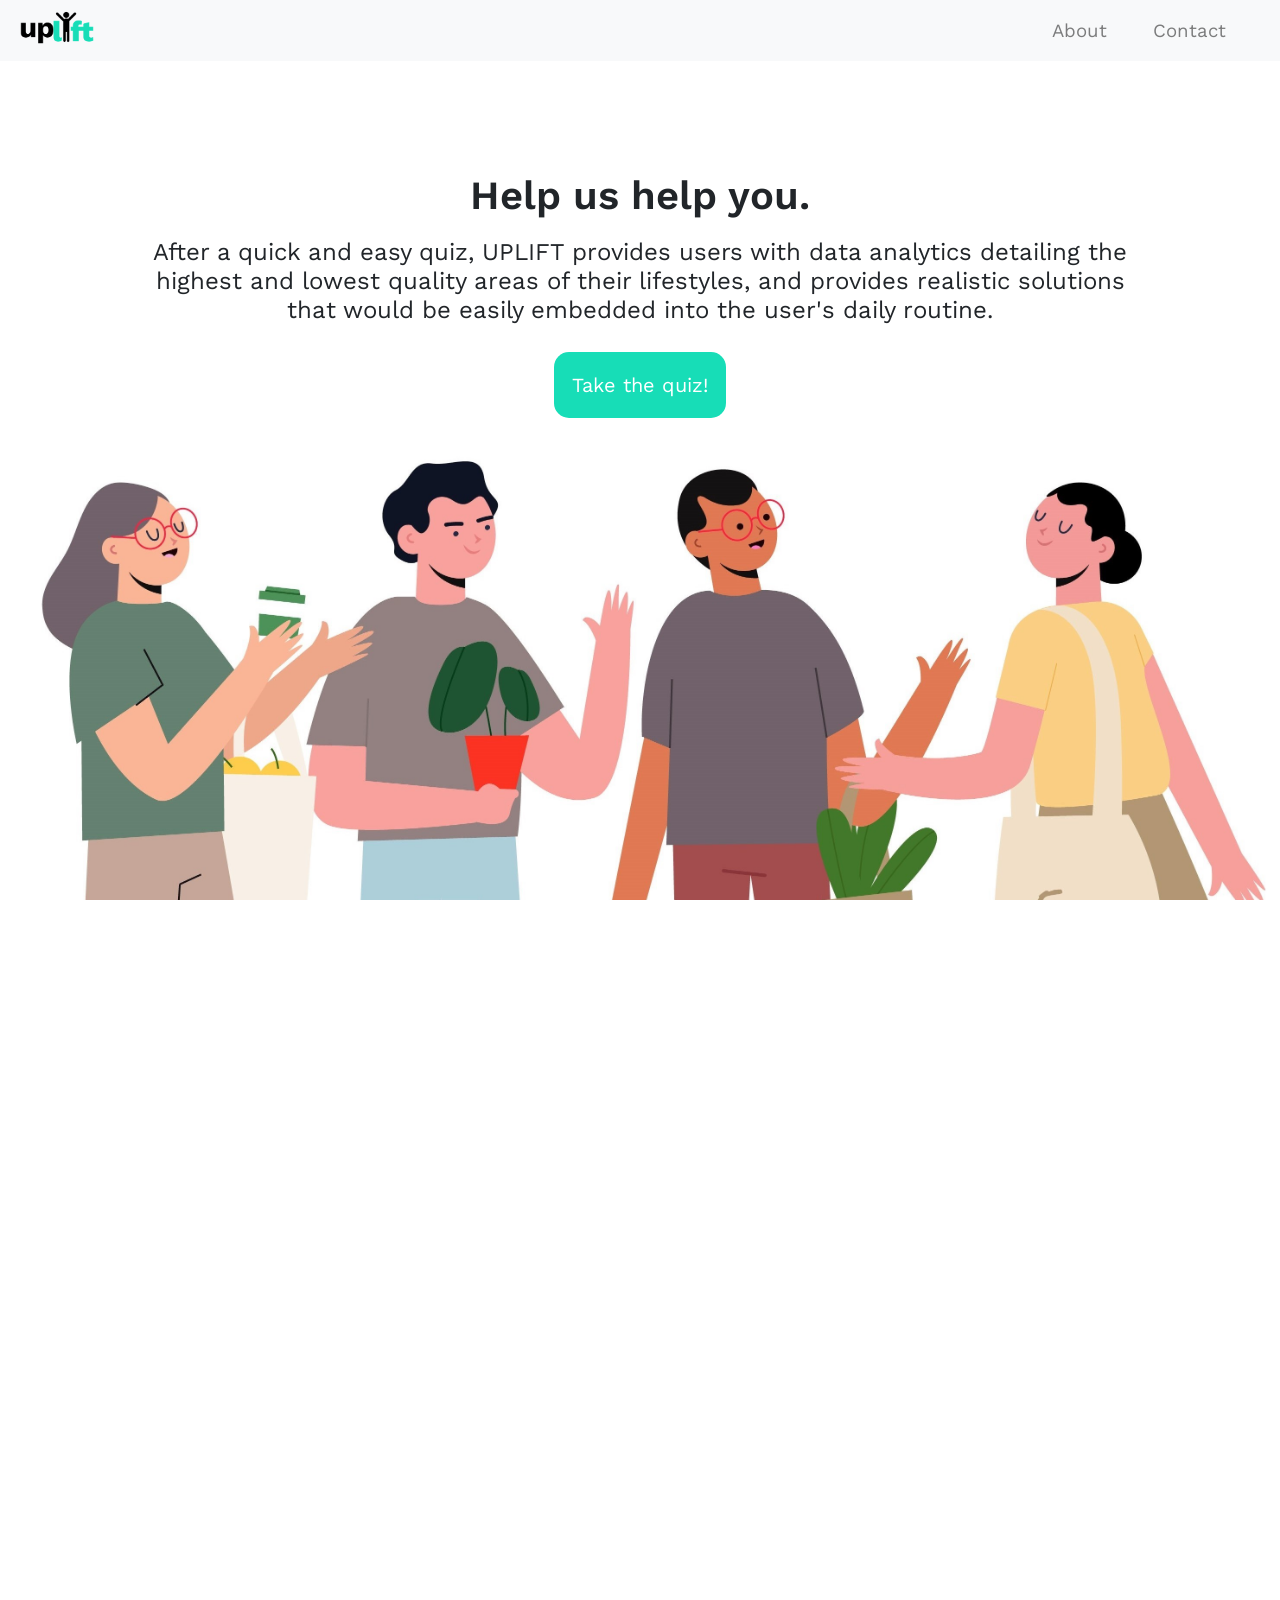
<file: StarterHacks/index.html>
<!DOCTYPE html>
<html lang = "en">
    <head>
        <meta charset = "UTF-8">
        <meta name="viewport" content="width=device-width, initial-scale=1, shrink-to-fit=no">
         <!-- Bootstrap CSS -->
        <link rel="stylesheet" href="https://stackpath.bootstrapcdn.com/bootstrap/4.4.1/css/bootstrap.min.css" integrity="sha384-Vkoo8x4CGsO3+Hhxv8T/Q5PaXtkKtu6ug5TOeNV6gBiFeWPGFN9MuhOf23Q9Ifjh" crossorigin="anonymous">
         <!-- Linking external css file -->
         <link href="https://fonts.googleapis.com/css?family=Work+Sans:400,500,600,700&display=swap" rel="stylesheet">
         <link rel="stylesheet" href="css/style.css">
         <title>Uplift</title>
    </head>

    <body>
        <!-- Navagation bar -->
        <nav class="navbar navbar-expand-lg navbar-light bg-light fixed-top">
            <a class="navbar-brand" href="#home">
              <img src="img/logo.png" alt="logo" width="80">
            </a>
            <ul class="navbar-nav ml-auto">
                <li class="nav-item">
                    <a class="nav-link" href="#about">About</a>
                  </li>
                <li class="nav-item">
                  <a class="nav-link" href="#contact.html">Contact</a>
                </li>
                
            </ul>
        </nav>

          <section id = "home">
            <h1 class="maintitle">Help us help you.</h1>
            <h4 class="subheading">After a quick and easy quiz, UPLIFT provides users with data analytics detailing the highest and lowest quality areas of their lifestyles, and provides
              realistic solutions that would be easily embedded into the user's daily routine.</h4>
            <a id = "quiz-button" href = "quiz1.html">Take the quiz!</a>
            <img class="grouppic" src="img/grouppic.jpg"
            alt="4 people with healthy lifestyles"/>
          </section>

          <section id = "about">
            <h1 class="mission">Our mission:</h1>
            <h4 class="mission-statement">With the rise of hustle culture and working overtime, working individuals aged 18-64 are losing touch with their bodies and their health.
               We want to make sure that these individuals are maintaining not only their physical health, but their mental wellbeings as well. Over just 4 weeks of habit-tracking, users are able to revisit their old habits in their profile 
               history and access analytics of their lifestyle growth!
              </h4>
            <h2 class="pillars">The 3 Pillars of a Healthy Lifestyle</h2>
            <div class="sleepcard">
                <img src="img/sleep.svg" class="card-img-top" alt="sleep analysis">
                <div class="card-body">
                  <h5 class="card-title">Sleep</h5>
                  <p class="card-text">Maintaining a consistent sleep schedule allows the body to rest, reduce stress, and regenerate.</p>
                  <a href="#" class="learn-more-button">Learn more</a>
                </div>
              </div>
              <div class="exercisecard">
                <img src="img/exercise.svg" class="card-img-top" alt="exercise stats">
                <div class="card-body">
                  <h5 class="card-title">Exercise</h5>
                  <p class="card-text">Exercise allows the body to release neurotransmitters that boost your mood and optimizes productivity!</p>
                  <a href="#" class="learn-more-button">Learn more</a>
                </div>
              </div>
              <div class="dietcard">
                <img src="img/food.svg" class="card-img-top" alt="exercise stats">
                <div class="card-body">
                  <h5 class="card-title">Diet</h5>
                  <p class="card-text">Eating right ensures that your body is receiving the right vitamins and nutrients to function at its best.</p>
                  <a href="#" class="learn-more-button">Learn more</a>
                </div>
              </div>   
          </section> 

            <!-- Footer -->
<footer class="page-footer font-small special-color-dark pt-4">

    <!-- Footer Elements -->
    <div class="container">
  
      <!--Grid row-->
      <div class="row">
  
        <!--Grid column-->
        <div class="col-md-6 mb-4">
  
          <!-- Form -->
          <form class="form-inline">
            <input class="form-control form-control-sm mr-3 w-75" type="text" placeholder="Search"
              aria-label="Search">
            <i class="fas fa-search" aria-hidden="true"></i>
          </form>
          <!-- Form -->
  
        </div>
        <!--Grid column-->
  
        <!--Grid column-->
        <div class="col-md-6 mb-4">
  
          <form class="input-group">
            <input type="text" class="form-control form-control-sm" placeholder="Your email"
              aria-label="Your email" aria-describedby="basic-addon2">
            <div class="input-group-append">
              <button class="btn btn-sm btn-outline-white my-0" type="button">Sign up</button>
            </div>
          </form>
  
        </div>
        <!--Grid column-->
  
      </div>
      <!--Grid row-->
  
    </div>
    <!-- Footer Elements -->
  
    <!-- Copyright -->
    <div class="footer-copyright text-center py-3">© 2020 Copyright:
      <a href=#> uplift Canada</a>
    </div>
    <!-- Copyright -->
  
  </footer>
  <!-- Footer -->
          
      
    
        <!-- Optional JavaScript -->
        <!-- jQuery first, then Popper.js, then Bootstrap JS -->
        <script src="https://code.jquery.com/jquery-3.4.1.slim.min.js" integrity="sha384-J6qa4849blE2+poT4WnyKhv5vZF5SrPo0iEjwBvKU7imGFAV0wwj1yYfoRSJoZ+n" crossorigin="anonymous"></script>
        <script src="https://cdn.jsdelivr.net/npm/popper.js@1.16.0/dist/umd/popper.min.js" integrity="sha384-Q6E9RHvbIyZFJoft+2mJbHaEWldlvI9IOYy5n3zV9zzTtmI3UksdQRVvoxMfooAo" crossorigin="anonymous"></script>
        <script src="https://stackpath.bootstrapcdn.com/bootstrap/4.4.1/js/bootstrap.min.js" integrity="sha384-wfSDF2E50Y2D1uUdj0O3uMBJnjuUD4Ih7YwaYd1iqfktj0Uod8GCExl3Og8ifwB6" crossorigin="anonymous"></script>
    </body>
</html>
</file>
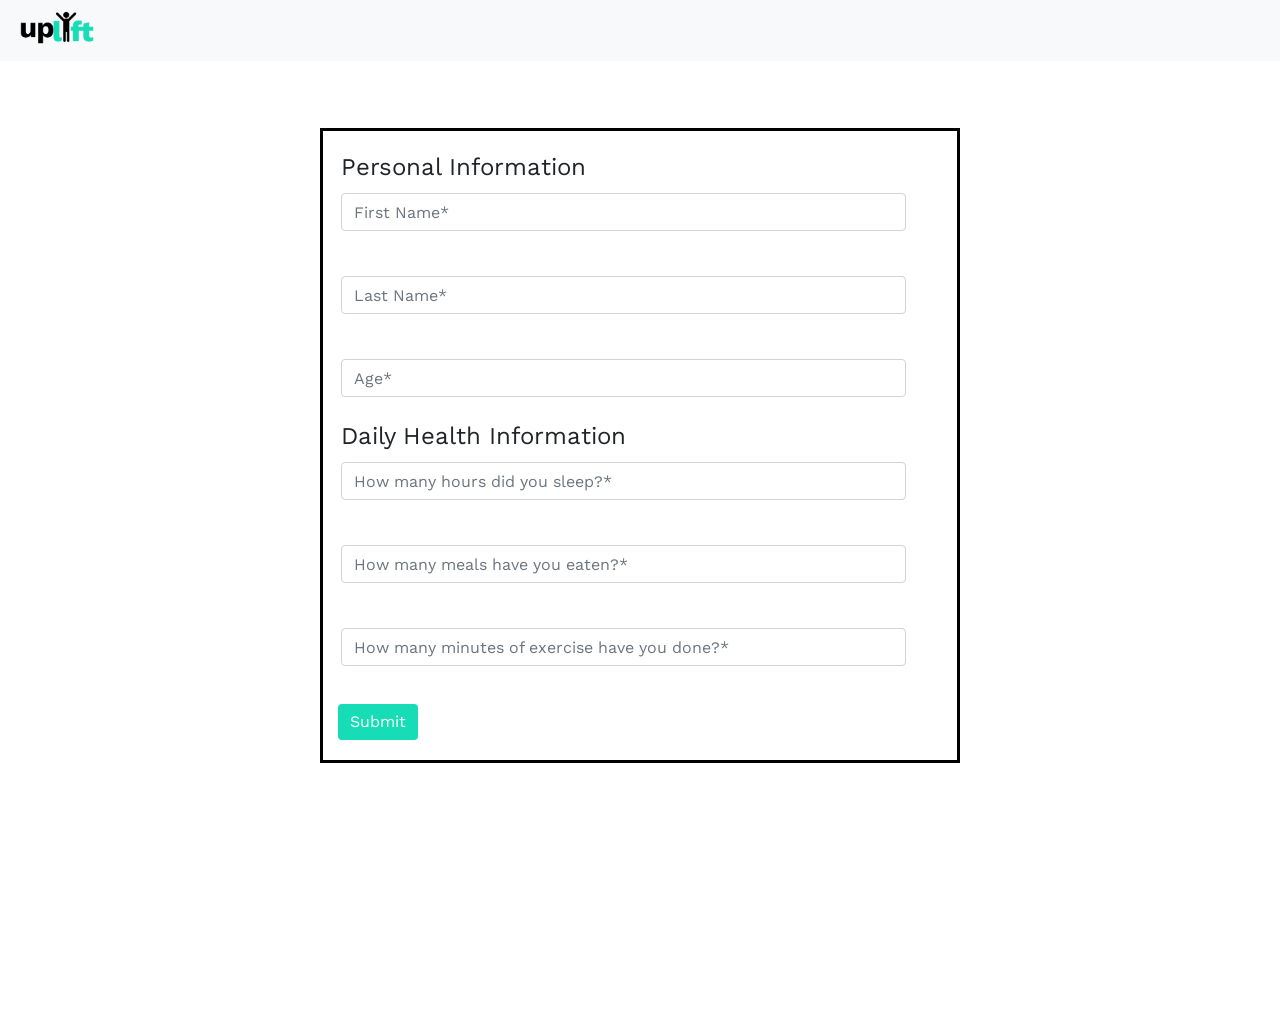
<file: StarterHacks/quiz1.html>
<!DOCTYPE html>
<html lang="en">

<head>
    <meta charset="UTF-8">
    <meta name="viewport" content="width=device-width, initial-scale=1, shrink-to-fit=no">
    <!-- Bootstrap CSS -->
    <link rel="stylesheet" href="https://stackpath.bootstrapcdn.com/bootstrap/4.4.1/css/bootstrap.min.css"
        integrity="sha384-Vkoo8x4CGsO3+Hhxv8T/Q5PaXtkKtu6ug5TOeNV6gBiFeWPGFN9MuhOf23Q9Ifjh" crossorigin="anonymous">
    <!-- Linking external css file -->
    <link rel="stylesheet" href="css/quiz1style.css">
    <script src="js/backend.js"></script>
    <!-- Linking external css file -->
    <link href="https://fonts.googleapis.com/css?family=Work+Sans:400,500,600,700&display=swap" rel="stylesheet">
    <script src="https://ajax.googleapis.com/ajax/libs/jquery/3.4.1/jquery.min.js"></script>
    <script src="https://maxcdn.bootstrapcdn.com/bootstrap/3.4.1/js/bootstrap.min.js"></script>
</head>

<body>
    <!-- Navagation bar -->
    <nav class="navbar navbar-expand-lg navbar-light bg-light fixed-top">
        <a class="navbar-brand" href="index.html">
          <img src="img/logo.png" alt="logo" width="80">
        </a>
    </nav>

        <div class="panel panel-default">
            <div class="panel-body">
                <form>
                    <div class="form-group">
                        <label for="InputFirstName"><font size="5">Personal Information</font></label>
                        <input type="firstname" class="form-control" id="InputFirstName" placeholder="First Name*">
                    </div>
                     <div class="form-group">
                        <label for="InputLastName"></label>
                        <input type="lastname" class="form-control" id="InputLastName" placeholder="Last Name*">
                     </div>
                     <div class="form-group">
                        <label for="InputAge"></label>
                        <input type="age" class="form-control" id="InputAge" placeholder="Age*">
                     </div>
                    <div class="form-group">
                        <label for="InputSleep"><font size="5">Daily Health Information</font></label>
                        <input type="sleep" class="form-control" id="InputSleep" placeholder="How many hours did you sleep?*">
                    </div>
                    <div class="form-group">
                        <label for="InputMeal"></label>
                        <input type="meals" class="form-control" id="InputMeal" placeholder="How many meals have you eaten?*">
                    </div>
                    <div class="form-group">
                        <label for="InputExercise"></label>
                        <input type="exercise" class="form-control" id="InputExercise" placeholder="How many minutes of exercise have you done?*">
                    </div>
                    <a onclick = collectData(); type="button" class="btn btn-primary" href = "quiz2.html">Submit</a>
                </form>  
            </div>
        </div>




    <!-- Optional JavaScript -->
    <!-- jQuery first, then Popper.js, then Bootstrap JS -->
    <script src="https://code.jquery.com/jquery-3.4.1.slim.min.js"
        integrity="sha384-J6qa4849blE2+poT4WnyKhv5vZF5SrPo0iEjwBvKU7imGFAV0wwj1yYfoRSJoZ+n"
        crossorigin="anonymous"></script>
    <script src="https://cdn.jsdelivr.net/npm/popper.js@1.16.0/dist/umd/popper.min.js"
        integrity="sha384-Q6E9RHvbIyZFJoft+2mJbHaEWldlvI9IOYy5n3zV9zzTtmI3UksdQRVvoxMfooAo"
        crossorigin="anonymous"></script>
    <script src="https://stackpath.bootstrapcdn.com/bootstrap/4.4.1/js/bootstrap.min.js"
        integrity="sha384-wfSDF2E50Y2D1uUdj0O3uMBJnjuUD4Ih7YwaYd1iqfktj0Uod8GCExl3Og8ifwB6"
        crossorigin="anonymous"></script>
</body>

</html>
</file>
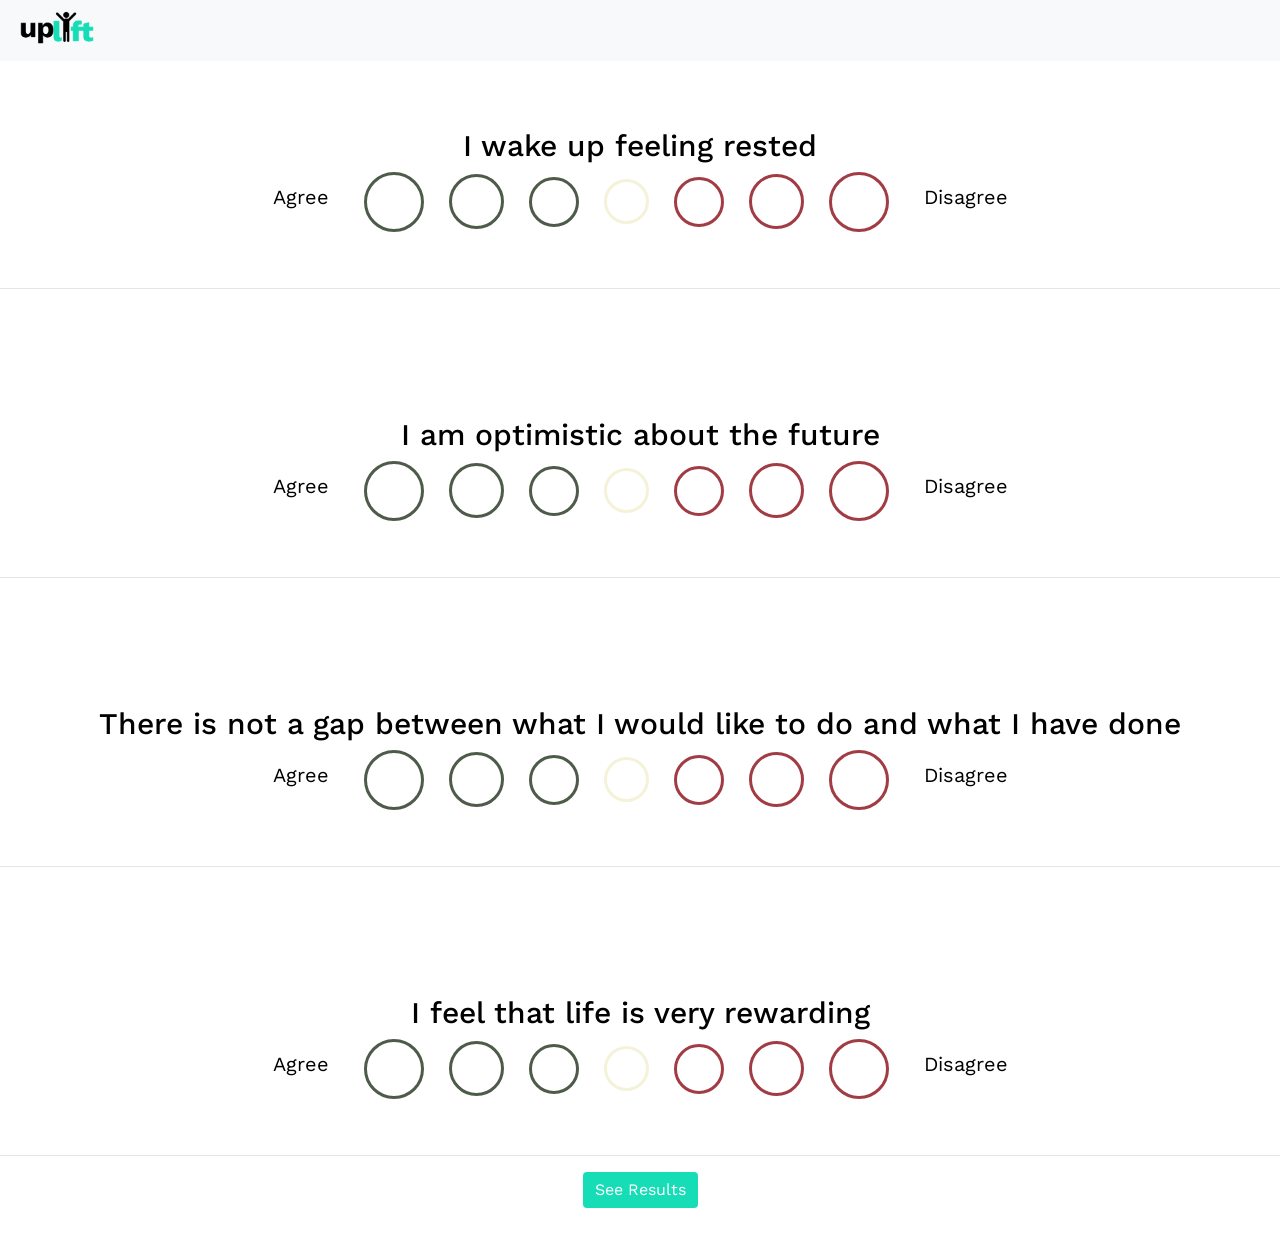
<file: StarterHacks/quiz2.html>
<!DOCTYPE html>
<html lang = "en">
    <head>
        <meta charset = "UTF-8">
        <meta name="viewport" content="width=device-width, initial-scale=1, shrink-to-fit=no">
         <!-- Bootstrap CSS -->
        <link rel="stylesheet" href="https://stackpath.bootstrapcdn.com/bootstrap/4.4.1/css/bootstrap.min.css" integrity="sha384-Vkoo8x4CGsO3+Hhxv8T/Q5PaXtkKtu6ug5TOeNV6gBiFeWPGFN9MuhOf23Q9Ifjh" crossorigin="anonymous">
         <!-- Linking external css file -->
        <link rel="stylesheet" href="css/quiz2style.css">
        <!-- Linking external css file -->
        <link href="https://fonts.googleapis.com/css?family=Work+Sans:400,500,600,700&display=swap" rel="stylesheet">
        <script src = "js/backend.js"></script>


    </head>

    <body>
        <!-- Navagation bar -->
        <nav class="navbar navbar-expand-lg navbar-light bg-light fixed-top">
            <a class="navbar-brand" href="index.html">
              <img src="img/logo.png" alt="logo" width="80">
            </a>
        </nav>

        <div class = "question">
            <h1>I wake up feeling rested</h1>
            <label>Agree</label>
            <span onclick = circleFilling(this) class="dot1 agree"></span>
            <span onclick = circleFilling(this) class="dot2 agree"></span>
            <span onclick = circleFilling(this) class="dot3 agree"></span>
            <span onclick = circleFilling(this) class="dot4 neutral"></span>
            <span onclick = circleFilling(this) class="dot3 disagree"></span>
            <span onclick = circleFilling(this) class="dot2 disagree"></span>
            <span onclick = circleFilling(this) class="dot1 disagree"></span>
            <label>Disagree</label>
            <hr>
        </div>


        <div class = "question">
            <h1>I am optimistic about the future</h1>
            <label>Agree</label>
            <span onclick = circleFilling(this) class="dot1 agree"></span>
            <span onclick = circleFilling(this) class="dot2 agree"></span>
            <span onclick = circleFilling(this) class="dot3 agree"></span>
            <span onclick = circleFilling(this) class="dot4 neutral"></span>
            <span onclick = circleFilling(this) class="dot3 disagree"></span>
            <span onclick = circleFilling(this) class="dot2 disagree"></span>
            <span onclick = circleFilling(this) class="dot1 disagree"></span>
            <label>Disagree</label>
            <hr>
        </div>


        <div class = "question">
            <h1>There is not a gap between what I would like to do and what I have done</h1>
            <label>Agree</label>
            <span onclick = circleFilling(this) class="dot1 agree"></span>
            <span onclick = circleFilling(this) class="dot2 agree"></span>
            <span onclick = circleFilling(this) class="dot3 agree"></span>
            <span onclick = circleFilling(this) class="dot4 neutral"></span>
            <span onclick = circleFilling(this) class="dot3 disagree"></span>
            <span onclick = circleFilling(this) class="dot2 disagree"></span>
            <span onclick = circleFilling(this) class="dot1 disagree"></span>
            <label>Disagree</label>
            <hr>
        </div>

        <div class = "question">
            <h1>I feel that life is very rewarding</h1>
            <label>Agree</label>
            <span onclick = circleFilling(this) class="dot1 agree"></span>
            <span onclick = circleFilling(this) class="dot2 agree"></span>
            <span onclick = circleFilling(this) class="dot3 agree"></span>
            <span onclick = circleFilling(this) class="dot4 neutral"></span>
            <span onclick = circleFilling(this) class="dot3 disagree"></span>
            <span onclick = circleFilling(this) class="dot2 disagree"></span>
            <span onclick = circleFilling(this) class="dot1 disagree"></span>
            <label>Disagree</label>
            <hr>
        </div>

        <a onclick = sentimentAnalysis(); class="btn btn-primary" type = "button" href = "results.html">See Results</a>

        <!-- ADD BUTTON LATER -->
         
    
        <!-- Optional JavaScript -->
        <!-- jQuery first, then Popper.js, then Bootstrap JS -->
        <script src="https://code.jquery.com/jquery-3.4.1.slim.min.js" integrity="sha384-J6qa4849blE2+poT4WnyKhv5vZF5SrPo0iEjwBvKU7imGFAV0wwj1yYfoRSJoZ+n" crossorigin="anonymous"></script>
        <script src="https://cdn.jsdelivr.net/npm/popper.js@1.16.0/dist/umd/popper.min.js" integrity="sha384-Q6E9RHvbIyZFJoft+2mJbHaEWldlvI9IOYy5n3zV9zzTtmI3UksdQRVvoxMfooAo" crossorigin="anonymous"></script>
        <script src="https://stackpath.bootstrapcdn.com/bootstrap/4.4.1/js/bootstrap.min.js" integrity="sha384-wfSDF2E50Y2D1uUdj0O3uMBJnjuUD4Ih7YwaYd1iqfktj0Uod8GCExl3Og8ifwB6" crossorigin="anonymous"></script>
    </body>
</html>
</file>
<file: StarterHacks/css/style.css>
html, body {
    margin: 0;
    padding: 0px;
    width: 100%;
    height: 100%;
    overflow: auto;
    font-family: 'Work Sans', sans-serif;
;
}

section{
    height: 600px;
}

#quiz-button{
    display: inline-block;
    background-color: #17DDB7;
    border-radius: 15px;
    padding: 18px;
    margin-top: 20px;
    font-size: 20px;
    color: white;
}

#home{
    margin-top: 8vh;
    background-color: white;
    text-align: center;
    height: 720px;
}

.contact{
    margin-top: 8vh;
    background-color: white;
    text-align: center;
    padding-right: 50px;
    
}

.dot {
    height: 50px;
    width: 50px;
    background-color: white;
    border: solid black;
    border-radius: 50%;
    display: inline-block;
  }

.neutral{
    transition: color;
}

.disagree {
    border: solid red;
}

.agree {
    border: solid green;
    transition: color;
}

.agree:hover{
    background-color: green;
}

.disagree:hover{
    background-color: red;
}

.neutral:hover{
    background-color: black;
}
#about{
    background-color: whitesmoke;
}

.navbar-brand {
    font-family: 'Work Sans:', sans-serif, 500;
    text-align: center;
    font-size: larger;
    padding: 0px;
    text-size-adjust: 45px;
    text-shadow: black;
    padding-right: 30px;

}

.grouppic {
    width: 100%;
    align-content: center;
}

.maintitle {
    display: inline-block;
    margin-top:100px;
    font-family: 'Work Sans', sans-serif;
    text-size-adjust: 300pt;
    text-shadow: black;
    font-weight: 600;
    padding-bottom: 10px;
}

.subheading {
    font-family: 'Work Sans', sans-serif;
    margin-right: 150px;
    margin-left: 150px;
    font-weight: 400;
}

#about {
    margin-top: 75px;
    padding-top: 25px;
    background-color: white;
    text-align: center;
    padding-bottom: 50px;
    margin-bottom: 50px;
    height: 1200px;
}
.mission{
    margin-top: 100px;
    padding-top: 200px;
    font-weight: 600;
}

.mission-statement{
    margin-left: 100px;
    margin-right: 100px;
    padding-bottom: 25px;
    font-weight: 400;
    margin-bottom: 50px;
}


.pillars{
    margin-top: 50px;
    padding-top: 50px;
    font-weight: 700;

}

.sleepcard {
    float: left;
    margin-left: 90px;
    
    width: 25%;
}

.exercisecard {
    float: left;
    margin-top: 33px;
    margin-left: 60px;
    width: 25%;
}

.dietcard {
    float: left;
    margin-top: 65px;
    margin-left: 40px;
    width: 25%;
}

.learn-more-button {
    display: inline-block;
    background-color: #17DDB7;
    border-radius: 15px;
    padding: 16px;
    margin-top: 10px;
    font-size: 15px;
    color: white;

}

#signup-button {
    display: inline-block;
    background-color: #17DDB7;
    border-radius: 15px;
    padding: 12px;
    padding-right: 15px;
    padding-left: 15px;
    font-size: 15px;
    color: white;
}

.nav-item {
    padding-right: 30px;
    font-size: 14pt;
}

.row{
    padding: 40px;
    background-color: #17DDB7;
}
</file>
<file: StarterHacks/css/quiz1style.css>
html, body {
    margin: 0;
    padding: 0;
    width: 100%;
    height: 100%;
    font-family: 'Work Sans', sans-serif;
}


.form-group{
    width:90%;
    margin: 15px 15px;
    padding: 3px;
}

.btn-primary{
    margin: 20px 15px;
    background-color: #17DDB7;
    border: none;
}

.panel-default{
    margin: 0 auto;
    margin-top: 10%;
    border: solid black;
    width: 50%;
}

.navbar-brand {
    font-family: 'Work Sans:', sans-serif, 500;
    text-align: center;
    font-size: larger;
    padding: 0px;
    text-size-adjust: 45px;
    text-shadow: black;
    padding-right: 30px;

}
</file>
<file: StarterHacks/css/quiz2style.css>
html, body {
    margin: 0;
    padding: 0;
    width: 100%;
    height: 100%;
    font-family: 'Work Sans', sans-serif;
}

section{
    height: 600px;
}

body{
    text-align: center;
}



#home{
    margin-top: 8vh;
    background-color: black;
    text-align: center;
}

.dot1 {
    height: 60px;
    width: 60px;
    background-color: white;
    border: solid black;
    border-radius: 50%;
    display: inline-block;
    margin-bottom: 2px;
    margin-left: 10px;
    margin-right:10px;
  }

.dot2 {
    height: 55px;
    width: 55px;
    background-color: white;
    border: solid black;
    border-radius: 50%;
    display: inline-block;
    margin-bottom: 5px;
    margin-left: 10px;
    margin-right:10px;
  }

.dot3 {
    height: 50px;
    width: 50px;
    background-color: white;
    border: solid black;
    border-radius: 50%;
    display: inline-block;
    margin-bottom: 7px;
    margin-left: 10px;
    margin-right:10px;
  }

.dot4 {
    height: 45px;
    width: 45px;
    background-color: white;
    border: solid black;
    border-radius: 50%;
    display: inline-block;
    margin-bottom: 10px;
    margin-right: 10px;
    margin-left: 10px;
  }

.neutral{
    border: solid rgb(245,242,218);
    transition: color;
}


.disagree {
    border: solid rgb(162,60,68);
}

.agree {
    border: solid rgb(78,91,74)    ;
    transition: color;
}


.agree:hover{
    background-color: rgb(78,91,74) !important   ;
}

.disagree:hover{
    background-color: rgb(162,60,68) !important ;
}

.neutral:hover{
    background-color:rgb(245,242,218)!important ;
}
#about-us{
    background-color: blue;
}

.navbar-brand {
    font-family: 'Work Sans:', sans-serif, 500;
    text-align: center;
    font-size: larger;
    padding: 0px;
    text-size-adjust: 45px;
    text-shadow: black;
    padding-right: 30px;

}

h1{
    color: black;
    font-size: 30px;
}

.question{
    margin-top: 10%;
}
label{
    color: black;
    position: relative;
    bottom: 30px;
    font-size: 20px;
    margin-right: 20px;
    margin-left: 20px;
    margin-bottom: 30px;
    display: inline-block;
}

.btn{
    background-color: #17DDB7;
    border: none;
    margin-bottom: 2%;
}
</file>
